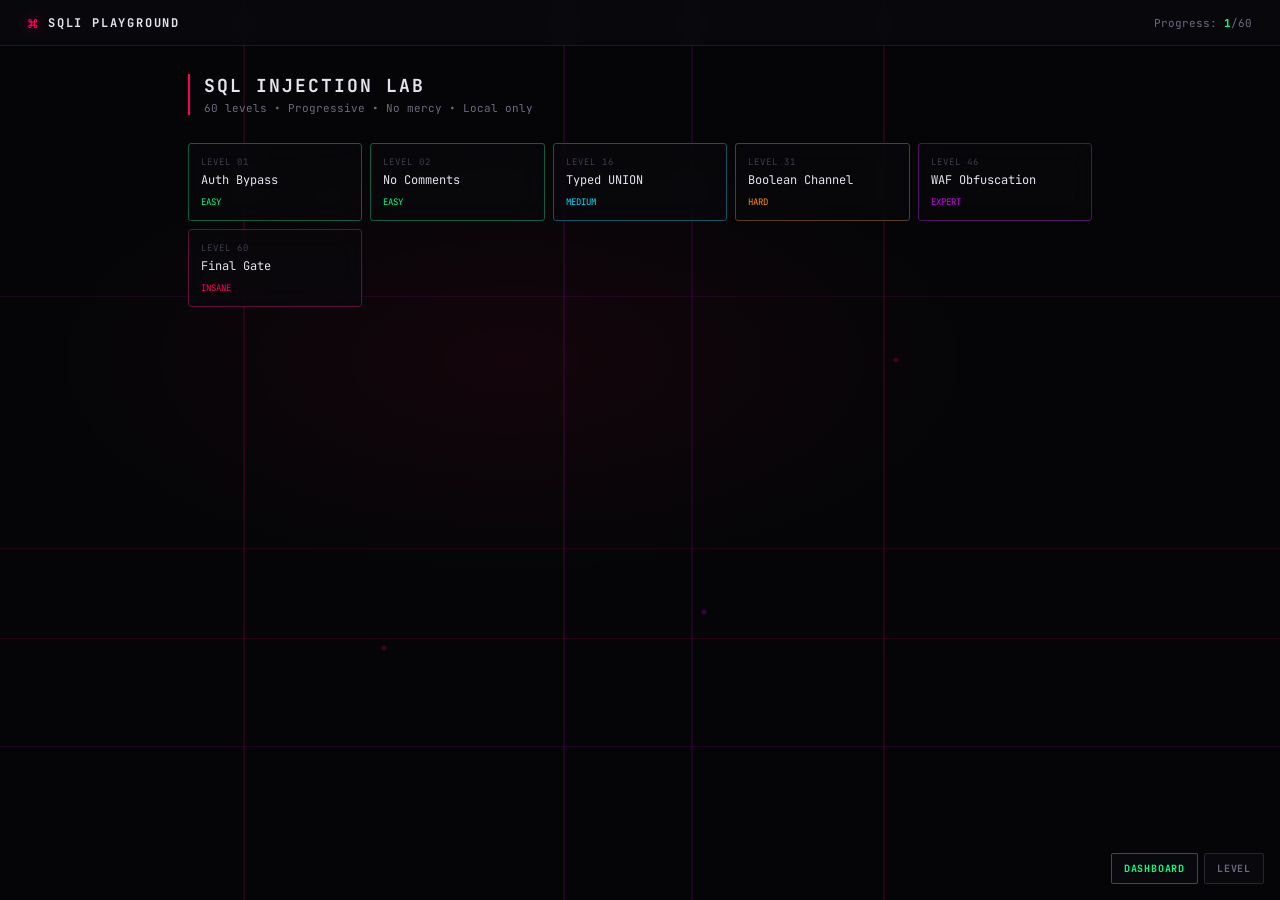
<file: bg-preview.html>
<!DOCTYPE html>
<html lang="en">
<head>
  <meta charset="UTF-8" />
  <meta name="viewport" content="width=device-width, initial-scale=1.0" />
  <title>BG test — original circuit 03 + soft hover · glass 3 · status borders</title>
  <link href="https://fonts.googleapis.com/css2?family=JetBrains+Mono:wght@400;500;600;700;800&display=swap" rel="stylesheet" />
  <style>
    :root {
      --bg: #050507; --border: #1a1a24; --border2: #252533;
      --text: #e4e4ef; --muted: #6b6b80; --dim: #3d3d50;
      --easy: #00ff88; --medium: #00e5ff; --hard: #ff9100;
      --expert: #d500f9; --insane: #ff0055; --red: #ff0055; --cyan: #00e5ff;
      --font: "JetBrains Mono", monospace;
      /* surface 3 — clear glass */
      --card-bg: rgba(10,10,14,.55);
      --card-blur: 14px;
      --panel-bg: rgba(10,10,14,.6);
    }
    * { box-sizing: border-box; margin: 0; padding: 0; }
    body {
      font-family: var(--font); background: #050507; color: var(--text);
      min-height: 100vh; font-variant-ligatures: none;
      font-feature-settings: "liga" 0, "calt" 0;
    }
    .page { display: none; min-height: 100vh; flex-direction: column; position: relative; }
    .page.active { display: flex; }

    .header {
      display: flex; align-items: center; justify-content: space-between;
      padding: 12px 28px; border-bottom: 1px solid var(--border);
      background: rgba(10,10,14,.88); backdrop-filter: blur(10px);
      position: sticky; top: 0; z-index: 20;
    }
    .logo { display: flex; align-items: center; gap: 10px; cursor: pointer; }
    .logo-icon { color: var(--red); text-shadow: 0 0 12px rgba(255,0,85,.5); }
    .logo-text { font-size: 12px; font-weight: 700; letter-spacing: 1.8px; text-transform: uppercase; }
    .progress { font-size: 11px; color: var(--muted); }
    .progress b { color: var(--easy); }
    .badge {
      border: 1px solid rgba(0,255,136,.3); padding: 4px 10px; border-radius: 2px;
      color: var(--easy); font-size: 10px; letter-spacing: 1px;
    }

    .main { flex: 1; padding: 28px; max-width: 960px; margin: 0 auto; width: 100%; position: relative; z-index: 1; }
    .hero { border-left: 2px solid var(--red); padding-left: 14px; margin-bottom: 28px; }
    .hero h2 { font-size: 18px; letter-spacing: 2px; text-transform: uppercase; margin-bottom: 4px; }
    .hero p { font-size: 11px; color: var(--muted); }
    .grid { display: grid; grid-template-columns: repeat(auto-fill, minmax(160px, 1fr)); gap: 8px; }

    /* cards: glass 3 + difficulty border */
    .card {
      --accent: var(--easy);
      background: var(--card-bg);
      border: 1px solid color-mix(in srgb, var(--accent) 28%, #1a1a24);
      backdrop-filter: blur(var(--card-blur));
      -webkit-backdrop-filter: blur(var(--card-blur));
      border-radius: 3px; padding: 12px; min-height: 72px; cursor: pointer;
      position: relative; overflow: hidden;
      transition: border-color .15s, box-shadow .15s, background .15s;
    }
    .card[data-diff="easy"] { --accent: var(--easy); }
    .card[data-diff="medium"] { --accent: var(--medium); }
    .card[data-diff="hard"] { --accent: var(--hard); }
    .card[data-diff="expert"] { --accent: var(--expert); }
    .card[data-diff="insane"] { --accent: var(--insane); }

    /* status hover overlay — like main app */
    .card .status {
      position: absolute; inset: 0; display: flex; align-items: center; justify-content: center;
      font-size: 11px; font-weight: 700; letter-spacing: 1.2px;
      opacity: 0; transition: opacity .15s;
      background: rgba(5,5,7,.55); backdrop-filter: blur(2px);
      pointer-events: none;
    }
    .card:hover .status { opacity: 1; }
    .card[data-state="locked"] .status { color: #ff5e7a; }
    .card[data-state="current"] .status { color: #ff9100; }
    .card[data-state="solved"] .status { color: var(--easy); }
    .card[data-state="locked"]:hover {
      border-color: rgba(255,94,122,.55);
      box-shadow: 0 0 16px rgba(255,94,122,.12);
    }
    .card[data-state="current"]:hover {
      border-color: rgba(255,145,0,.55);
      box-shadow: 0 0 16px rgba(255,145,0,.12);
    }
    .card[data-state="solved"]:hover {
      border-color: rgba(0,255,136,.55);
      box-shadow: 0 0 16px rgba(0,255,136,.12);
    }
    .card:not(:hover) {
      border-color: color-mix(in srgb, var(--accent) 28%, #1a1a24);
    }
    .card .n { font-size: 9px; color: var(--dim); letter-spacing: 1px; margin-bottom: 4px; }
    .card .t { font-size: 12px; }
    .card .d { font-size: 9px; color: var(--accent); margin-top: 8px; text-transform: uppercase; }

    .level-main { max-width: 520px; }
    .level-title { font-size: 16px; margin-bottom: 6px; }
    .level-desc { font-size: 12px; color: var(--muted); margin-bottom: 18px; }
    .panel {
      background: var(--panel-bg);
      border: 1px solid color-mix(in srgb, var(--easy) 22%, #1a1a24);
      backdrop-filter: blur(var(--card-blur));
      -webkit-backdrop-filter: blur(var(--card-blur));
      border-radius: 3px; padding: 14px;
    }
    label { font-size: 10px; color: var(--muted); display: block; }
    .field {
      width: 100%; font-family: var(--font); font-size: 12px; color: var(--text);
      background: rgba(10,10,15,.7); border: 1px solid #1c1c28; border-radius: 2px;
      padding: 10px; margin-top: 6px; margin-bottom: 12px;
      font-variant-ligatures: none;
    }
    .field:focus { outline: none; border-color: rgba(0,255,136,.35); color: var(--easy); }
    .btn {
      width: 100%; font-family: var(--font); font-size: 10px; font-weight: 700;
      letter-spacing: 1px; text-transform: uppercase; padding: 11px;
      background: transparent; border: 1px solid rgba(0,255,136,.35); color: var(--easy);
      border-radius: 2px; cursor: pointer;
    }
    .btn:hover { background: rgba(0,255,136,.08); }

    .testbar {
      position: fixed; bottom: 16px; right: 16px; z-index: 50;
      display: flex; gap: 6px;
    }
    .testbar button {
      font-family: var(--font); font-size: 10px; font-weight: 700;
      letter-spacing: .8px; text-transform: uppercase; padding: 8px 12px;
      border: 1px solid var(--border2); background: rgba(10,10,14,.95);
      color: var(--muted); border-radius: 2px; cursor: pointer;
    }
    .testbar button.active {
      color: var(--easy); border-color: rgba(0,255,136,.4);
    }

    /* ===== ORIGINAL circuit 03 (CSS) — unchanged look ===== */
    .bg-circuit {
      position: absolute; inset: 0; z-index: 0; pointer-events: none; overflow: hidden;
      background:
        radial-gradient(circle at 20% 30%, rgba(255,0,85,.28) 0 2.5px, transparent 3.5px),
        radial-gradient(circle at 45% 18%, rgba(213,0,249,.25) 0 2px, transparent 3px),
        radial-gradient(circle at 70% 40%, rgba(255,0,85,.22) 0 2px, transparent 3px),
        radial-gradient(circle at 55% 68%, rgba(213,0,249,.22) 0 2px, transparent 3px),
        radial-gradient(circle at 30% 72%, rgba(255,0,85,.2) 0 2px, transparent 3px),
        radial-gradient(ellipse 60% 40% at 40% 40%, rgba(255,0,85,.06), transparent 60%),
        #050507;
    }
    .bg-circuit::after {
      content: ""; position: absolute; inset: 0;
      background:
        linear-gradient(90deg, transparent 19%, rgba(255,0,85,.14) 19%, rgba(255,0,85,.14) 19.14%, transparent 19.14%),
        linear-gradient(0deg, transparent 29%, rgba(255,0,85,.12) 29%, rgba(255,0,85,.12) 29.14%, transparent 29.14%),
        linear-gradient(90deg, transparent 44%, rgba(213,0,249,.12) 44%, rgba(213,0,249,.12) 44.14%, transparent 44.14%),
        linear-gradient(0deg, transparent 17%, rgba(213,0,249,.1) 17%, rgba(213,0,249,.1) 17.14%, transparent 17.14%),
        linear-gradient(90deg, transparent 69%, rgba(255,0,85,.12) 69%, rgba(255,0,85,.12) 69.14%, transparent 69.14%),
        linear-gradient(0deg, transparent 39%, rgba(255,0,85,.1) 39%, rgba(255,0,85,.1) 39.14%, transparent 39.14%),
        linear-gradient(90deg, transparent 54%, rgba(213,0,249,.1) 54%, rgba(213,0,249,.1) 54.14%, transparent 54.14%),
        linear-gradient(0deg, transparent 67%, rgba(213,0,249,.1) 67%, rgba(213,0,249,.1) 67.14%, transparent 67.14%);
    }

    /* hover glow layer — invisible at rest, only boosts near cursor */
    .circuit-glow {
      position: absolute; inset: 0; z-index: 0; width: 100%; height: 100%;
      pointer-events: none;
    }
    .circuit-glow line {
      fill: none; stroke-linecap: butt;
      stroke-width: 0.18; /* thin in viewBox 0..100 → ~1–2px on screen */
      stroke-opacity: 0;
      transition: stroke-opacity .1s linear, filter .1s linear;
    }
    .circuit-glow circle {
      fill-opacity: 0;
      transition: fill-opacity .1s linear, filter .1s linear;
    }

    .live-shell {
      position: absolute; left: 0; right: 0; bottom: 0; z-index: 2;
      pointer-events: none;
      padding: 18px 28px 22px;
      background: linear-gradient(to top, rgba(5,5,7,.92) 35%, transparent);
      font-size: 13px; line-height: 1.5;
      white-space: nowrap; overflow: hidden; text-overflow: ellipsis;
    }
    .live-shell .prompt {
      color: var(--easy);
      text-shadow: 0 0 10px rgba(0,255,136,.45);
      font-weight: 700; margin-right: 8px;
    }
    .live-shell .cmd { color: rgba(228,228,239,.7); }
    .live-shell .cmd.ghost { color: rgba(0,255,136,.28); }
  </style>
</head>
<body>
  <div id="dash" class="page active">
    <div class="bg-circuit"></div>
    <svg class="circuit-glow" id="glow-dash" viewBox="0 0 100 100" preserveAspectRatio="none"></svg>
    <header class="header">
      <div class="logo"><span class="logo-icon">⌘</span><span class="logo-text">SQLi Playground</span></div>
      <span class="progress">Progress: <b>1</b>/60</span>
    </header>
    <main class="main">
      <div class="hero">
        <h2>SQL Injection Lab</h2>
        <p>60 levels • Progressive • No mercy • Local only</p>
      </div>
      <div class="grid">
        <div class="card" data-diff="easy" data-state="solved" data-open="level">
          <div class="status">200 OK</div>
          <div class="n">LEVEL 01</div><div class="t">Auth Bypass</div><div class="d">easy</div>
        </div>
        <div class="card" data-diff="easy" data-state="current" data-open="level">
          <div class="status">202 FOUND</div>
          <div class="n">LEVEL 02</div><div class="t">No Comments</div><div class="d">easy</div>
        </div>
        <div class="card" data-diff="medium" data-state="locked">
          <div class="status">403 FORBIDDEN</div>
          <div class="n">LEVEL 16</div><div class="t">Typed UNION</div><div class="d">medium</div>
        </div>
        <div class="card" data-diff="hard" data-state="locked">
          <div class="status">403 FORBIDDEN</div>
          <div class="n">LEVEL 31</div><div class="t">Boolean Channel</div><div class="d">hard</div>
        </div>
        <div class="card" data-diff="expert" data-state="locked">
          <div class="status">403 FORBIDDEN</div>
          <div class="n">LEVEL 46</div><div class="t">WAF Obfuscation</div><div class="d">expert</div>
        </div>
        <div class="card" data-diff="insane" data-state="locked">
          <div class="status">403 FORBIDDEN</div>
          <div class="n">LEVEL 60</div><div class="t">Final Gate</div><div class="d">insane</div>
        </div>
      </div>
    </main>
  </div>

  <div id="level" class="page">
    <div class="bg-circuit"></div>
    <svg class="circuit-glow" id="glow-level" viewBox="0 0 100 100" preserveAspectRatio="none"></svg>
    <header class="header">
      <div class="logo" id="backDash">
        <span class="logo-icon">←</span>
        <span class="logo-text">SQLi Playground</span>
      </div>
      <span class="badge">LEVEL 01</span>
    </header>
    <main class="main level-main">
      <h2 class="level-title">Auth Bypass</h2>
      <p class="level-desc">Bypass login and become admin.</p>
      <div class="panel">
        <div style="font-size:10px;color:var(--dim);margin-bottom:10px">POST /login</div>
        <label for="username">username</label>
        <input class="field" id="username" type="text" autocomplete="off" spellcheck="false" />
        <label for="password">password</label>
        <input class="field" id="password" type="text" autocomplete="off" spellcheck="false" />
        <button type="button" class="btn">EXECUTE</button>
      </div>
    </main>
    <div class="live-shell">
      <span class="prompt">$</span><span class="cmd ghost" id="liveCmd"></span>
    </div>
  </div>

  <div class="testbar">
    <button type="button" class="active" data-go="dash">Dashboard</button>
    <button type="button" data-go="level">Level</button>
  </div>

  <script>
    const DEFAULT_QUERY = "SELECT id, username, role FROM users WHERE username = 'admin'-- -";
    const dash = document.getElementById("dash");
    const level = document.getElementById("level");
    const user = document.getElementById("username");
    const pass = document.getElementById("password");
    const liveCmd = document.getElementById("liveCmd");

    function show(page) {
      dash.classList.toggle("active", page === "dash");
      level.classList.toggle("active", page === "level");
      document.querySelectorAll(".testbar button").forEach((b) => {
        b.classList.toggle("active", b.dataset.go === page);
      });
    }

    function updateLive() {
      const parts = [];
      if (user.value) parts.push(user.value);
      if (pass.value) parts.push(pass.value);
      if (!parts.length) {
        liveCmd.textContent = DEFAULT_QUERY;
        liveCmd.classList.add("ghost");
      } else {
        liveCmd.textContent = parts.join("  ·  ");
        liveCmd.classList.remove("ghost");
      }
    }
    user.addEventListener("input", updateLive);
    pass.addEventListener("input", updateLive);
    updateLive();

    document.querySelectorAll(".testbar button").forEach((b) => {
      b.addEventListener("click", () => show(b.dataset.go));
    });
    document.querySelectorAll("[data-open='level']").forEach((c) => {
      c.addEventListener("click", () => show("level"));
    });
    document.getElementById("backDash").addEventListener("click", () => show("dash"));

    /* Glow layer mirrors original circuit geometry (thin, only visible near cursor) */
    const SEGS = [
      // vertical @ 19% from y 0–29, horizontal to 44 @ y29, etc. — match CSS % stops
      [19, 0, 19, 29, "#ff0055"],
      [19, 29, 44, 29, "#ff0055"],
      [44, 17, 44, 40, "#d500f9"],
      [44, 40, 69, 40, "#d500f9"],
      [69, 0, 69, 40, "#ff0055"],
      [69, 40, 69, 68, "#ff0055"],
      [54, 68, 69, 68, "#d500f9"],
      [54, 68, 54, 100, "#d500f9"],
      [30, 72, 54, 72, "#ff0055"],
      [30, 40, 30, 72, "#ff0055"],
      [0, 40, 30, 40, "#ff0055"],
      [44, 17, 70, 17, "#d500f9"],
      [0, 67, 54, 67, "#d500f9"],
      [54, 0, 54, 40, "#d500f9"],
    ];
    const NODES = [
      [20, 30, "#ff0055"], [45, 18, "#d500f9"], [70, 40, "#ff0055"],
      [55, 68, "#d500f9"], [30, 72, "#ff0055"],
    ];

    function distSeg(px, py, x1, y1, x2, y2) {
      const dx = x2 - x1, dy = y2 - y1;
      const len2 = dx * dx + dy * dy || 1;
      let t = ((px - x1) * dx + (py - y1) * dy) / len2;
      t = Math.max(0, Math.min(1, t));
      return Math.hypot(px - (x1 + t * dx), py - (y1 + t * dy));
    }

    function wireGlow(pageEl, svgId) {
      const svg = document.getElementById(svgId);
      const lines = [];
      const dots = [];
      SEGS.forEach(([x1, y1, x2, y2, color]) => {
        const line = document.createElementNS("http://www.w3.org/2000/svg", "line");
        line.setAttribute("x1", x1); line.setAttribute("y1", y1);
        line.setAttribute("x2", x2); line.setAttribute("y2", y2);
        line.setAttribute("stroke", color);
        line.setAttribute("stroke-opacity", "0");
        svg.appendChild(line);
        lines.push({ el: line, x1, y1, x2, y2 });
      });
      NODES.forEach(([x, y, color]) => {
        const c = document.createElementNS("http://www.w3.org/2000/svg", "circle");
        c.setAttribute("cx", x); c.setAttribute("cy", y);
        c.setAttribute("r", "0.55");
        c.setAttribute("fill", color);
        c.setAttribute("fill-opacity", "0");
        svg.appendChild(c);
        dots.push({ el: c, x, y });
      });

      const R = 10;
      pageEl.addEventListener("mousemove", (e) => {
        const rect = pageEl.getBoundingClientRect();
        const px = ((e.clientX - rect.left) / rect.width) * 100;
        const py = ((e.clientY - rect.top) / rect.height) * 100;
        lines.forEach(({ el, x1, y1, x2, y2 }) => {
          const d = distSeg(px, py, x1, y1, x2, y2);
          if (d < R) {
            const t = 1 - d / R;
            el.setAttribute("stroke-opacity", (t * 0.55).toFixed(3));
            el.style.filter = t > 0.2 ? `drop-shadow(0 0 ${3 + t * 6}px ${el.getAttribute("stroke")})` : "none";
          } else {
            el.setAttribute("stroke-opacity", "0");
            el.style.filter = "none";
          }
        });
        dots.forEach(({ el, x, y }) => {
          const d = Math.hypot(px - x, py - y);
          if (d < R * 0.8) {
            const t = 1 - d / (R * 0.8);
            el.setAttribute("fill-opacity", (t * 0.7).toFixed(3));
            el.style.filter = `drop-shadow(0 0 ${2 + t * 5}px ${el.getAttribute("fill")})`;
          } else {
            el.setAttribute("fill-opacity", "0");
            el.style.filter = "none";
          }
        });
      });
      pageEl.addEventListener("mouseleave", () => {
        lines.forEach(({ el }) => { el.setAttribute("stroke-opacity", "0"); el.style.filter = "none"; });
        dots.forEach(({ el }) => { el.setAttribute("fill-opacity", "0"); el.style.filter = "none"; });
      });
    }

    wireGlow(dash, "glow-dash");
    wireGlow(level, "glow-level");
  </script>
</body>
</html>
</file>
